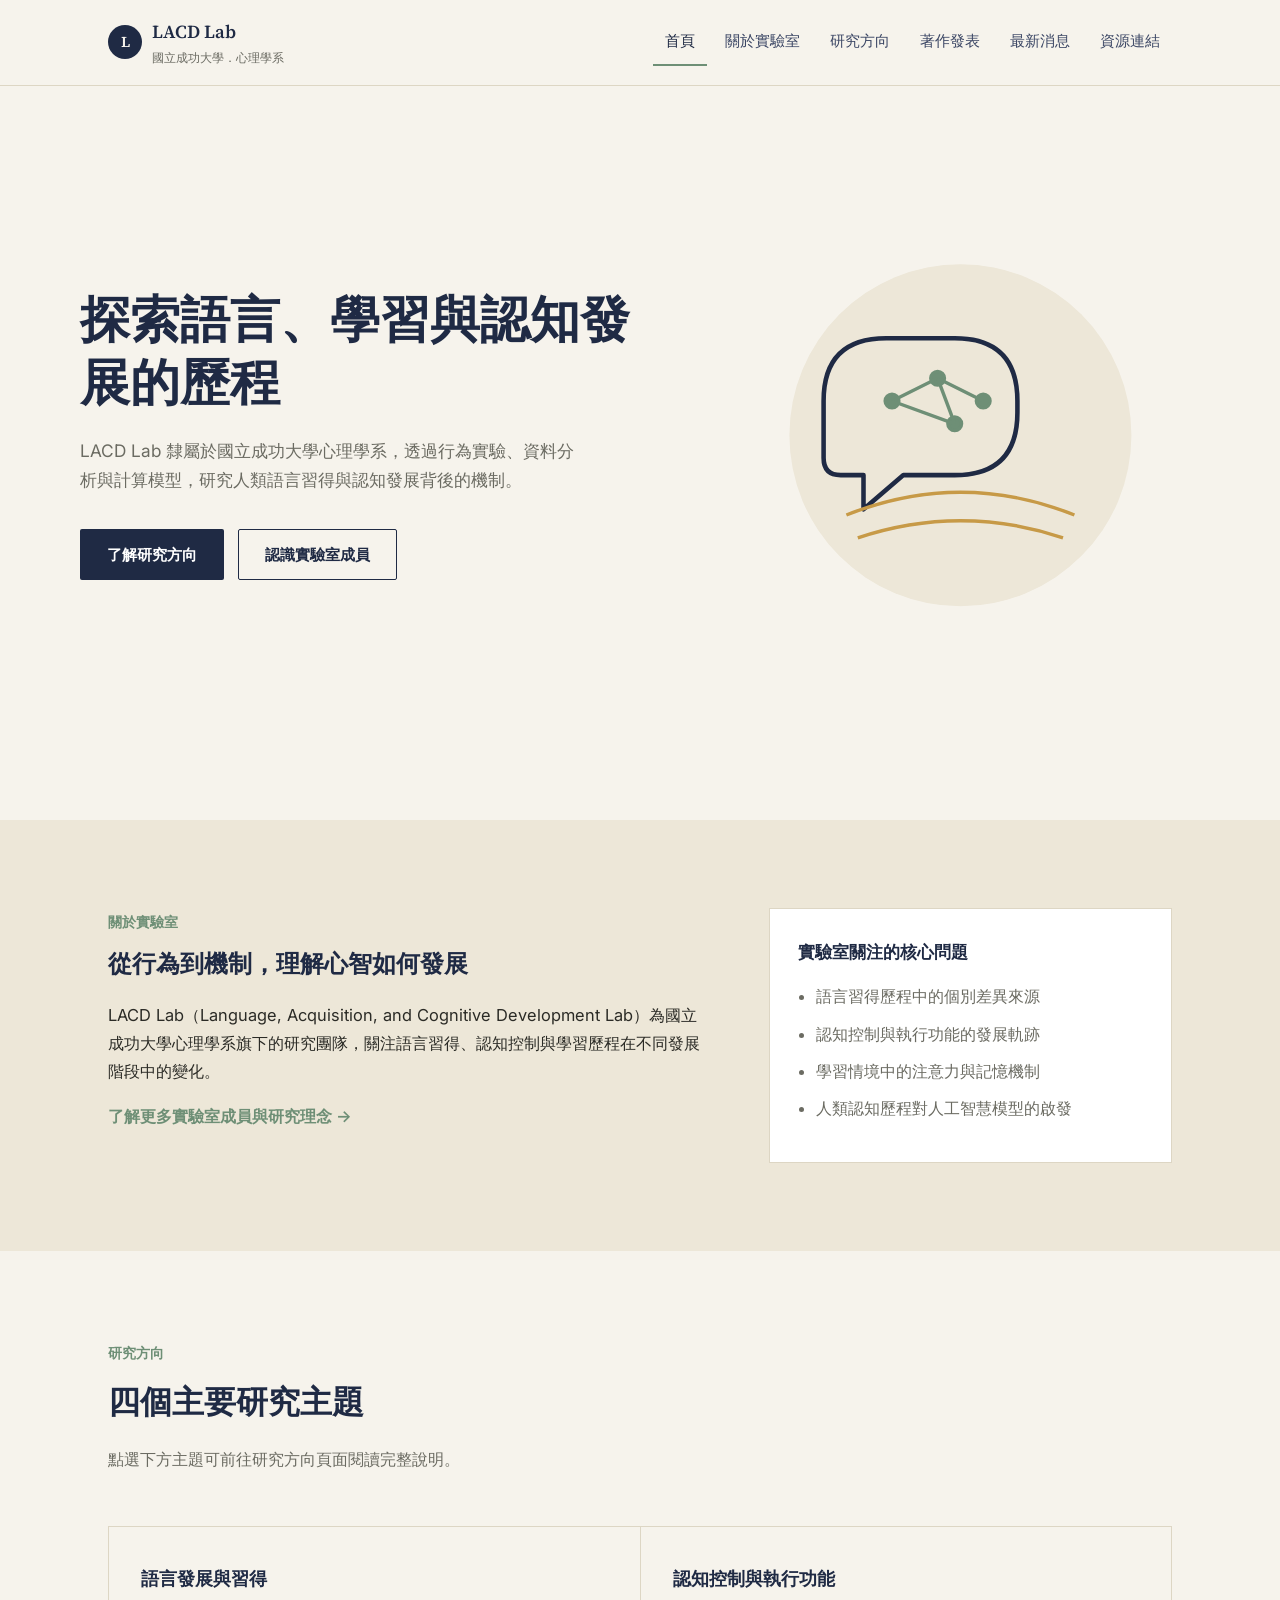
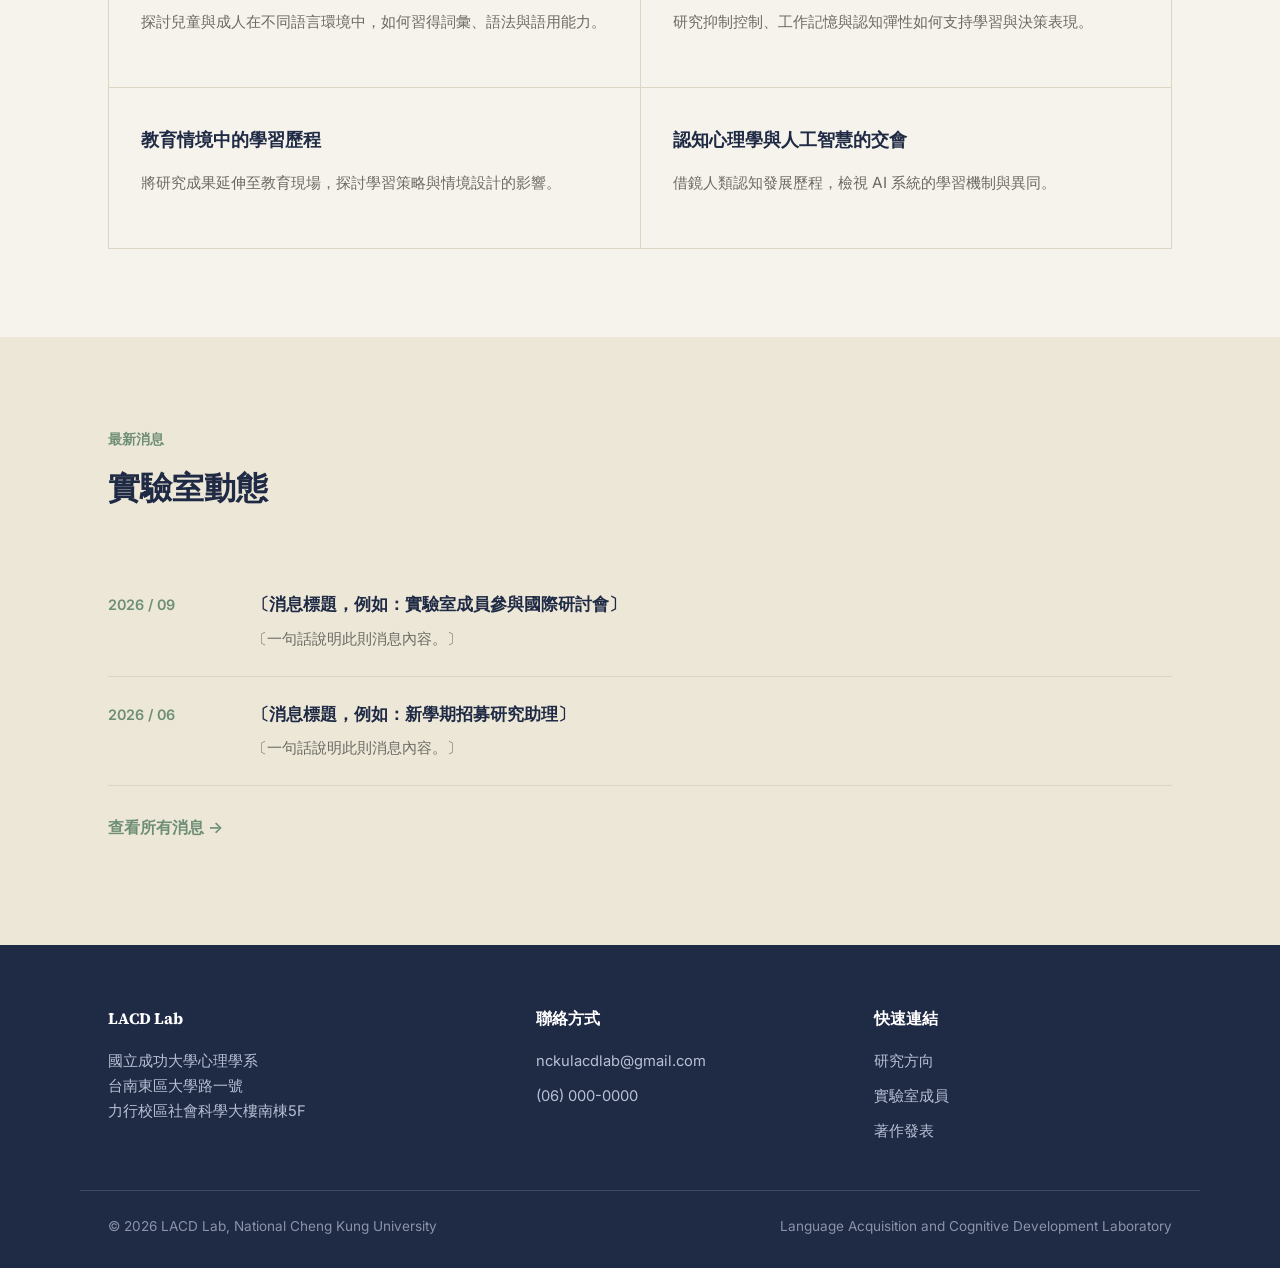
<file: index.html>
<!DOCTYPE html>
<html lang="zh-Hant">
<head>
<meta charset="UTF-8">
<meta name="viewport" content="width=device-width, initial-scale=1.0">
<title>LACD Lab｜國立成功大學 心理學系</title>
<meta name="description" content="LACD Lab（語言、習得與認知發展實驗室）— 國立成功大學心理學系">
<link rel="preconnect" href="https://fonts.googleapis.com">
<link rel="preconnect" href="https://fonts.gstatic.com" crossorigin>
<link href="https://fonts.googleapis.com/css2?family=Source+Serif+4:opsz,wght@8..60,400;8..60,500;8..60,600;8..60,700&family=Inter:wght@400;500;600;700&display=swap" rel="stylesheet">
<link rel="stylesheet" href="styles.css">
</head>
<body data-page="home">

<nav class="nav">
  <div class="nav-inner">
    <a href="index.html" class="brand">
      <span class="mark">L</span>
      <span>LACD Lab<span class="sub">國立成功大學．心理學系</span></span>
    </a>
    <button class="nav-toggle" aria-label="開啟選單" aria-expanded="false" id="navToggle"><span></span></button>
    <div class="nav-links" id="navLinks">
      <div class="nav-item" data-page="home"><a href="index.html">首頁</a></div>
      <div class="nav-item has-sub" data-page="our-lab">
        <a href="our-lab.html">關於實驗室</a>
        <div class="submenu">
          <a href="our-lab.html#pi">指導教授</a>
          <a href="our-lab.html#members">研究生與助理</a>
          <a href="our-lab.html#alumni">已畢業成員</a>
        </div>
      </div>
      <div class="nav-item has-sub" data-page="research">
        <a href="research.html">研究方向</a>
        <div class="submenu">
          <a href="research.html#language">語言發展與習得</a>
          <a href="research.html#cognitive-control">認知控制與執行功能</a>
          <a href="research.html#education">教育情境中的學習歷程</a>
          <a href="research.html#ai">認知心理學與人工智慧</a>
        </div>
      </div>
      <div class="nav-item has-sub" data-page="publications">
        <a href="publications.html">著作發表</a>
        <div class="submenu">
          <a href="publications.html#by-year">依年份</a>
          <a href="publications.html#by-type">依類型</a>
        </div>
      </div>
      <div class="nav-item" data-page="news"><a href="news.html">最新消息</a></div>
      <div class="nav-item has-sub" data-page="links">
        <a href="links.html">資源連結</a>
        <div class="submenu">
          <a href="links.html#collaborators">合作單位</a>
          <a href="links.html#resources">研究資源</a>
        </div>
      </div>
    </div>
  </div>
</nav>

<header class="section" style="padding-top:64px;">
  <div class="container hero">
    <div>
      <h1>探索語言、學習與認知發展的歷程</h1>
      <p class="tagline">LACD Lab 隸屬於國立成功大學心理學系，透過行為實驗、資料分析與計算模型，研究人類語言習得與認知發展背後的機制。</p>
      <div class="cta-row">
        <a href="research.html" class="btn btn-primary">了解研究方向</a>
        <a href="our-lab.html" class="btn btn-outline">認識實驗室成員</a>
      </div>
    </div>
    <svg class="hero-art" viewBox="0 0 420 360" xmlns="http://www.w3.org/2000/svg" role="img" aria-label="語言與認知發展意象插圖">
      <circle cx="210" cy="180" r="150" fill="var(--bg-alt)"/>
      <path d="M90 150 q0 -55 55 -55 h60 q55 0 55 55 v10 q0 55 -55 55 h-45 l-35 30 v-30 h-20 q-15 0 -15 -15 z"
            fill="none" stroke="var(--ink)" stroke-width="4" stroke-linejoin="round"/>
      <g stroke="var(--accent)" stroke-width="3" fill="var(--accent)">
        <circle cx="150" cy="150" r="6"/><circle cx="190" cy="130" r="6"/>
        <circle cx="230" cy="150" r="6"/><circle cx="205" cy="170" r="6"/>
        <line x1="150" y1="150" x2="190" y2="130"/><line x1="190" y1="130" x2="230" y2="150"/>
        <line x1="190" y1="130" x2="205" y2="170"/><line x1="150" y1="150" x2="205" y2="170"/>
      </g>
      <g stroke="var(--accent-2)" stroke-width="3" fill="none">
        <path d="M110 250 q100 -40 200 0"/><path d="M120 270 q90 -30 180 0"/>
      </g>
    </svg>
  </div>
</header>

<section class="section section-alt">
  <div class="container about-grid">
    <div>
      <span class="eyebrow">關於實驗室</span>
      <h2>從行為到機制，理解心智如何發展</h2>
      <p>LACD Lab（Language, Acquisition, and Cognitive Development Lab）為國立成功大學心理學系旗下的研究團隊，關注語言習得、認知控制與學習歷程在不同發展階段中的變化。</p>
      <p><a href="our-lab.html" style="color:var(--accent); font-weight:600;">了解更多實驗室成員與研究理念 →</a></p>
    </div>
    <div class="focus-box">
      <h3>實驗室關注的核心問題</h3>
      <ul>
        <li>語言習得歷程中的個別差異來源</li>
        <li>認知控制與執行功能的發展軌跡</li>
        <li>學習情境中的注意力與記憶機制</li>
        <li>人類認知歷程對人工智慧模型的啟發</li>
      </ul>
    </div>
  </div>
</section>

<section class="section">
  <div class="container">
    <div class="section-head">
      <span class="eyebrow">研究方向</span>
      <h2>四個主要研究主題</h2>
      <p>點選下方主題可前往研究方向頁面閱讀完整說明。</p>
    </div>
    <div class="research-grid">
      <a class="research-card" href="research.html#language" style="color:inherit;">
        <h3>語言發展與習得</h3>
        <p>探討兒童與成人在不同語言環境中，如何習得詞彙、語法與語用能力。</p>
      </a>
      <a class="research-card" href="research.html#cognitive-control" style="color:inherit;">
        <h3>認知控制與執行功能</h3>
        <p>研究抑制控制、工作記憶與認知彈性如何支持學習與決策表現。</p>
      </a>
      <a class="research-card" href="research.html#education" style="color:inherit;">
        <h3>教育情境中的學習歷程</h3>
        <p>將研究成果延伸至教育現場，探討學習策略與情境設計的影響。</p>
      </a>
      <a class="research-card" href="research.html#ai" style="color:inherit;">
        <h3>認知心理學與人工智慧的交會</h3>
        <p>借鏡人類認知發展歷程，檢視 AI 系統的學習機制與異同。</p>
      </a>
    </div>
  </div>
</section>

<section class="section section-alt">
  <div class="container">
    <div class="section-head">
      <span class="eyebrow">最新消息</span>
      <h2>實驗室動態</h2>
    </div>
    <div class="news-list">
      <div class="news-item">
        <div class="date">2026 / 09</div>
        <div><h4>〔消息標題，例如：實驗室成員參與國際研討會〕</h4><p>〔一句話說明此則消息內容。〕</p></div>
      </div>
      <div class="news-item">
        <div class="date">2026 / 06</div>
        <div><h4>〔消息標題，例如：新學期招募研究助理〕</h4><p>〔一句話說明此則消息內容。〕</p></div>
      </div>
    </div>
    <p style="margin-top:28px;"><a href="news.html" style="color:var(--accent); font-weight:600;">查看所有消息 →</a></p>
  </div>
</section>

<footer id="contact">
  <div class="container footer-grid">
    <div>
      <h4>LACD Lab</h4>
      <p>國立成功大學心理學系<br>台南東區大學路一號<br>力行校區社會科學大樓南棟5F</p>
    </div>
    <div>
      <h4>聯絡方式</h4>
      <a href="mailto:nckulacdlab@gmail.com">nckulacdlab@gmail.com</a>
      <a href="tel:+886-6-0000000">(06) 000-0000</a>
    </div>
    <div>
      <h4>快速連結</h4>
      <a href="research.html">研究方向</a>
      <a href="our-lab.html">實驗室成員</a>
      <a href="publications.html">著作發表</a>
    </div>
  </div>
  <div class="container footer-bottom">
    <span>© 2026 LACD Lab, National Cheng Kung University</span>
    <span>Language Acquisition and Cognitive Development Laboratory</span>
  </div>
</footer>

<script src="script.js"></script>
</body>
</html>
</file>
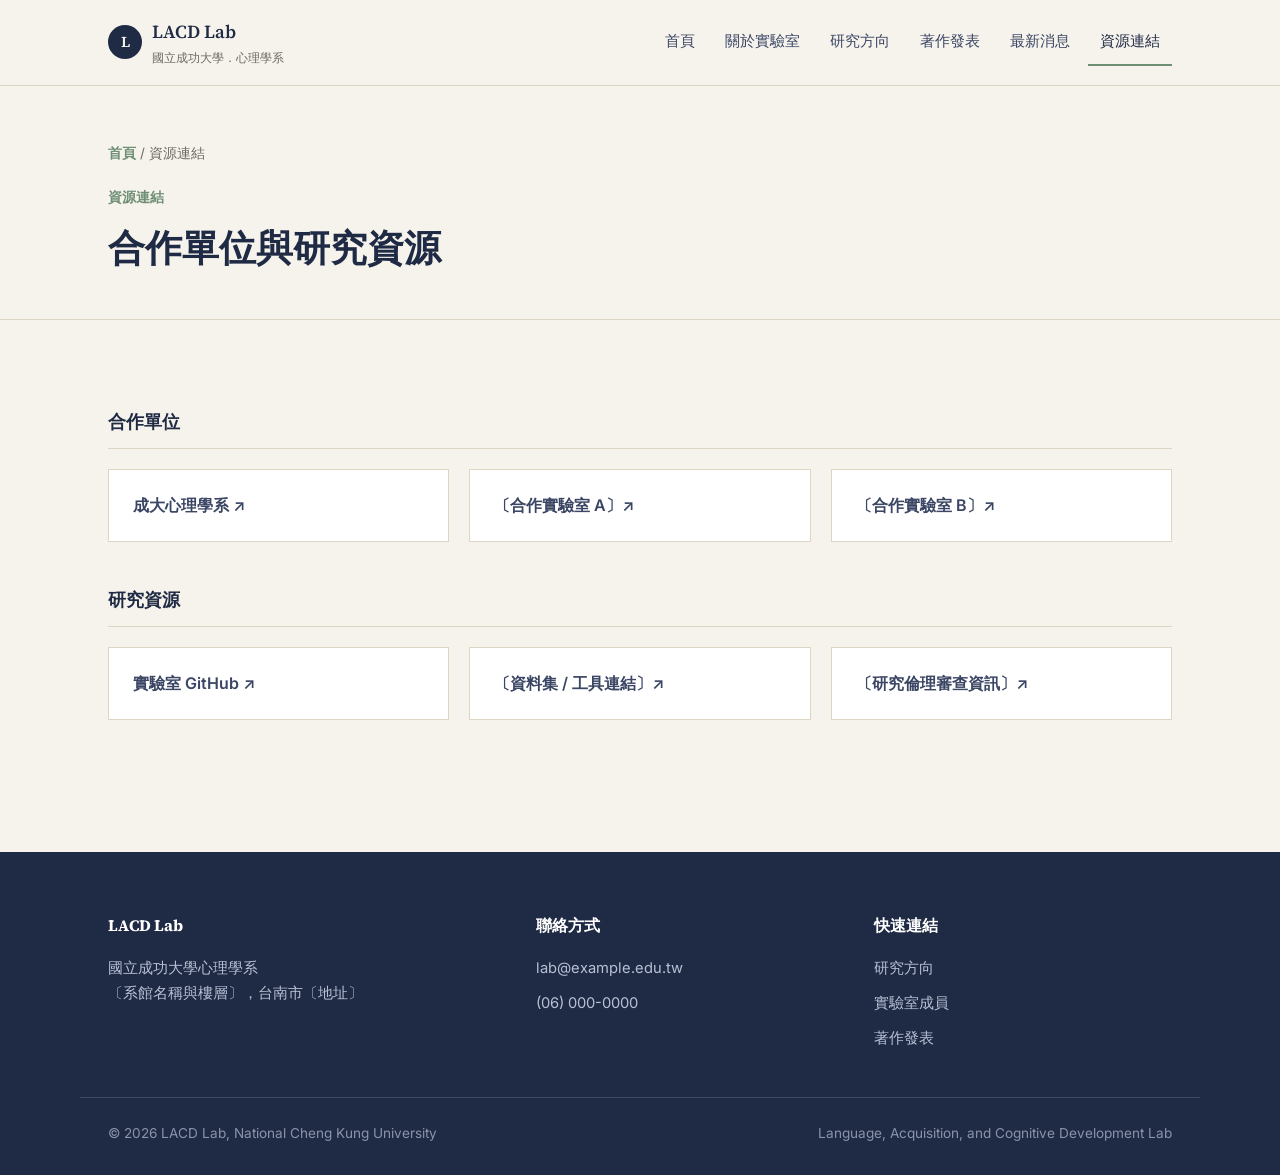
<file: links.html>
<!DOCTYPE html>
<html lang="zh-Hant">
<head>
<meta charset="UTF-8">
<meta name="viewport" content="width=device-width, initial-scale=1.0">
<title>資源連結｜LACD Lab</title>
<link rel="preconnect" href="https://fonts.googleapis.com">
<link rel="preconnect" href="https://fonts.gstatic.com" crossorigin>
<link href="https://fonts.googleapis.com/css2?family=Source+Serif+4:opsz,wght@8..60,400;8..60,500;8..60,600;8..60,700&family=Inter:wght@400;500;600;700&display=swap" rel="stylesheet">
<link rel="stylesheet" href="styles.css">
</head>
<body data-page="links">

<nav class="nav">
  <div class="nav-inner">
    <a href="index.html" class="brand">
      <span class="mark">L</span>
      <span>LACD Lab<span class="sub">國立成功大學．心理學系</span></span>
    </a>
    <button class="nav-toggle" aria-label="開啟選單" aria-expanded="false" id="navToggle"><span></span></button>
    <div class="nav-links" id="navLinks">
      <div class="nav-item" data-page="home"><a href="index.html">首頁</a></div>
      <div class="nav-item has-sub" data-page="our-lab">
        <a href="our-lab.html">關於實驗室</a>
        <div class="submenu">
          <a href="our-lab.html#pi">指導教授</a>
          <a href="our-lab.html#members">研究生與助理</a>
          <a href="our-lab.html#alumni">已畢業成員</a>
        </div>
      </div>
      <div class="nav-item has-sub" data-page="research">
        <a href="research.html">研究方向</a>
        <div class="submenu">
          <a href="research.html#language">語言發展與習得</a>
          <a href="research.html#cognitive-control">認知控制與執行功能</a>
          <a href="research.html#education">教育情境中的學習歷程</a>
          <a href="research.html#ai">認知心理學與人工智慧</a>
        </div>
      </div>
      <div class="nav-item has-sub" data-page="publications">
        <a href="publications.html">著作發表</a>
        <div class="submenu">
          <a href="publications.html#by-year">依年份</a>
          <a href="publications.html#by-type">依類型</a>
        </div>
      </div>
      <div class="nav-item" data-page="news"><a href="news.html">最新消息</a></div>
      <div class="nav-item has-sub" data-page="links">
        <a href="links.html">資源連結</a>
        <div class="submenu">
          <a href="links.html#collaborators">合作單位</a>
          <a href="links.html#resources">研究資源</a>
        </div>
      </div>
    </div>
  </div>
</nav>

<div class="page-header">
  <div class="container">
    <div class="breadcrumb"><a href="index.html">首頁</a> / 資源連結</div>
    <span class="eyebrow">資源連結</span>
    <h1>合作單位與研究資源</h1>
  </div>
</div>

<section class="section" id="collaborators">
  <div class="container">
    <div class="link-section">
      <h3>合作單位</h3>
      <div class="link-grid">
        <a class="link-card" href="https://www.psy.ncku.edu.tw/" target="_blank" rel="noopener">成大心理學系 ↗</a>
        <a class="link-card" href="#" target="_blank" rel="noopener">〔合作實驗室 A〕↗</a>
        <a class="link-card" href="#" target="_blank" rel="noopener">〔合作實驗室 B〕↗</a>
      </div>
    </div>

    <div class="link-section" id="resources">
      <h3>研究資源</h3>
      <div class="link-grid">
        <a class="link-card" href="#" target="_blank" rel="noopener">實驗室 GitHub ↗</a>
        <a class="link-card" href="#" target="_blank" rel="noopener">〔資料集 / 工具連結〕↗</a>
        <a class="link-card" href="#" target="_blank" rel="noopener">〔研究倫理審查資訊〕↗</a>
      </div>
    </div>
  </div>
</section>

<footer id="contact">
  <div class="container footer-grid">
    <div>
      <h4>LACD Lab</h4>
      <p>國立成功大學心理學系<br>〔系館名稱與樓層〕，台南市〔地址〕</p>
    </div>
    <div>
      <h4>聯絡方式</h4>
      <a href="mailto:lab@example.edu.tw">lab@example.edu.tw</a>
      <a href="tel:+886-6-0000000">(06) 000-0000</a>
    </div>
    <div>
      <h4>快速連結</h4>
      <a href="research.html">研究方向</a>
      <a href="our-lab.html">實驗室成員</a>
      <a href="publications.html">著作發表</a>
    </div>
  </div>
  <div class="container footer-bottom">
    <span>© 2026 LACD Lab, National Cheng Kung University</span>
    <span>Language, Acquisition, and Cognitive Development Lab</span>
  </div>
</footer>

<script src="script.js"></script>
</body>
</html>
</file>
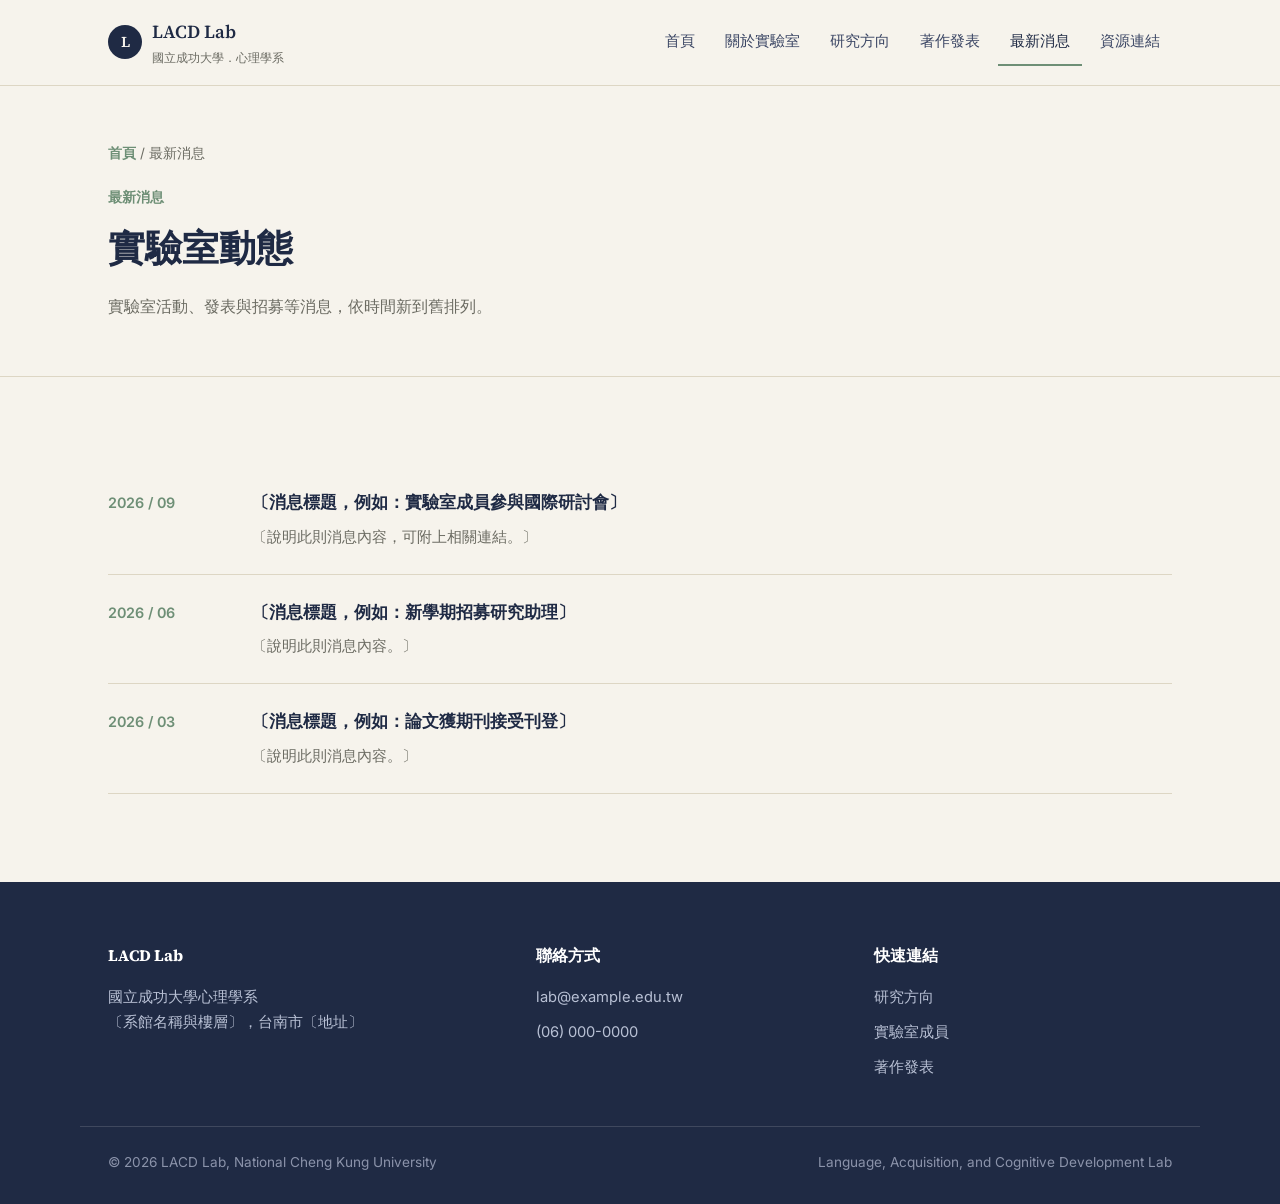
<file: news.html>
<!DOCTYPE html>
<html lang="zh-Hant">
<head>
<meta charset="UTF-8">
<meta name="viewport" content="width=device-width, initial-scale=1.0">
<title>最新消息｜LACD Lab</title>
<link rel="preconnect" href="https://fonts.googleapis.com">
<link rel="preconnect" href="https://fonts.gstatic.com" crossorigin>
<link href="https://fonts.googleapis.com/css2?family=Source+Serif+4:opsz,wght@8..60,400;8..60,500;8..60,600;8..60,700&family=Inter:wght@400;500;600;700&display=swap" rel="stylesheet">
<link rel="stylesheet" href="styles.css">
</head>
<body data-page="news">

<nav class="nav">
  <div class="nav-inner">
    <a href="index.html" class="brand">
      <span class="mark">L</span>
      <span>LACD Lab<span class="sub">國立成功大學．心理學系</span></span>
    </a>
    <button class="nav-toggle" aria-label="開啟選單" aria-expanded="false" id="navToggle"><span></span></button>
    <div class="nav-links" id="navLinks">
      <div class="nav-item" data-page="home"><a href="index.html">首頁</a></div>
      <div class="nav-item has-sub" data-page="our-lab">
        <a href="our-lab.html">關於實驗室</a>
        <div class="submenu">
          <a href="our-lab.html#pi">指導教授</a>
          <a href="our-lab.html#members">研究生與助理</a>
          <a href="our-lab.html#alumni">已畢業成員</a>
        </div>
      </div>
      <div class="nav-item has-sub" data-page="research">
        <a href="research.html">研究方向</a>
        <div class="submenu">
          <a href="research.html#language">語言發展與習得</a>
          <a href="research.html#cognitive-control">認知控制與執行功能</a>
          <a href="research.html#education">教育情境中的學習歷程</a>
          <a href="research.html#ai">認知心理學與人工智慧</a>
        </div>
      </div>
      <div class="nav-item has-sub" data-page="publications">
        <a href="publications.html">著作發表</a>
        <div class="submenu">
          <a href="publications.html#by-year">依年份</a>
          <a href="publications.html#by-type">依類型</a>
        </div>
      </div>
      <div class="nav-item" data-page="news"><a href="news.html">最新消息</a></div>
      <div class="nav-item has-sub" data-page="links">
        <a href="links.html">資源連結</a>
        <div class="submenu">
          <a href="links.html#collaborators">合作單位</a>
          <a href="links.html#resources">研究資源</a>
        </div>
      </div>
    </div>
  </div>
</nav>

<div class="page-header">
  <div class="container">
    <div class="breadcrumb"><a href="index.html">首頁</a> / 最新消息</div>
    <span class="eyebrow">最新消息</span>
    <h1>實驗室動態</h1>
    <p>實驗室活動、發表與招募等消息，依時間新到舊排列。</p>
  </div>
</div>

<section class="section">
  <div class="container">
    <div class="news-list">
      <div class="news-item">
        <div class="date">2026 / 09</div>
        <div><h4>〔消息標題，例如：實驗室成員參與國際研討會〕</h4><p>〔說明此則消息內容，可附上相關連結。〕</p></div>
      </div>
      <div class="news-item">
        <div class="date">2026 / 06</div>
        <div><h4>〔消息標題，例如：新學期招募研究助理〕</h4><p>〔說明此則消息內容。〕</p></div>
      </div>
      <div class="news-item">
        <div class="date">2026 / 03</div>
        <div><h4>〔消息標題，例如：論文獲期刊接受刊登〕</h4><p>〔說明此則消息內容。〕</p></div>
      </div>
    </div>
  </div>
</section>

<footer id="contact">
  <div class="container footer-grid">
    <div>
      <h4>LACD Lab</h4>
      <p>國立成功大學心理學系<br>〔系館名稱與樓層〕，台南市〔地址〕</p>
    </div>
    <div>
      <h4>聯絡方式</h4>
      <a href="mailto:lab@example.edu.tw">lab@example.edu.tw</a>
      <a href="tel:+886-6-0000000">(06) 000-0000</a>
    </div>
    <div>
      <h4>快速連結</h4>
      <a href="research.html">研究方向</a>
      <a href="our-lab.html">實驗室成員</a>
      <a href="publications.html">著作發表</a>
    </div>
  </div>
  <div class="container footer-bottom">
    <span>© 2026 LACD Lab, National Cheng Kung University</span>
    <span>Language, Acquisition, and Cognitive Development Lab</span>
  </div>
</footer>

<script src="script.js"></script>
</body>
</html>
</file>
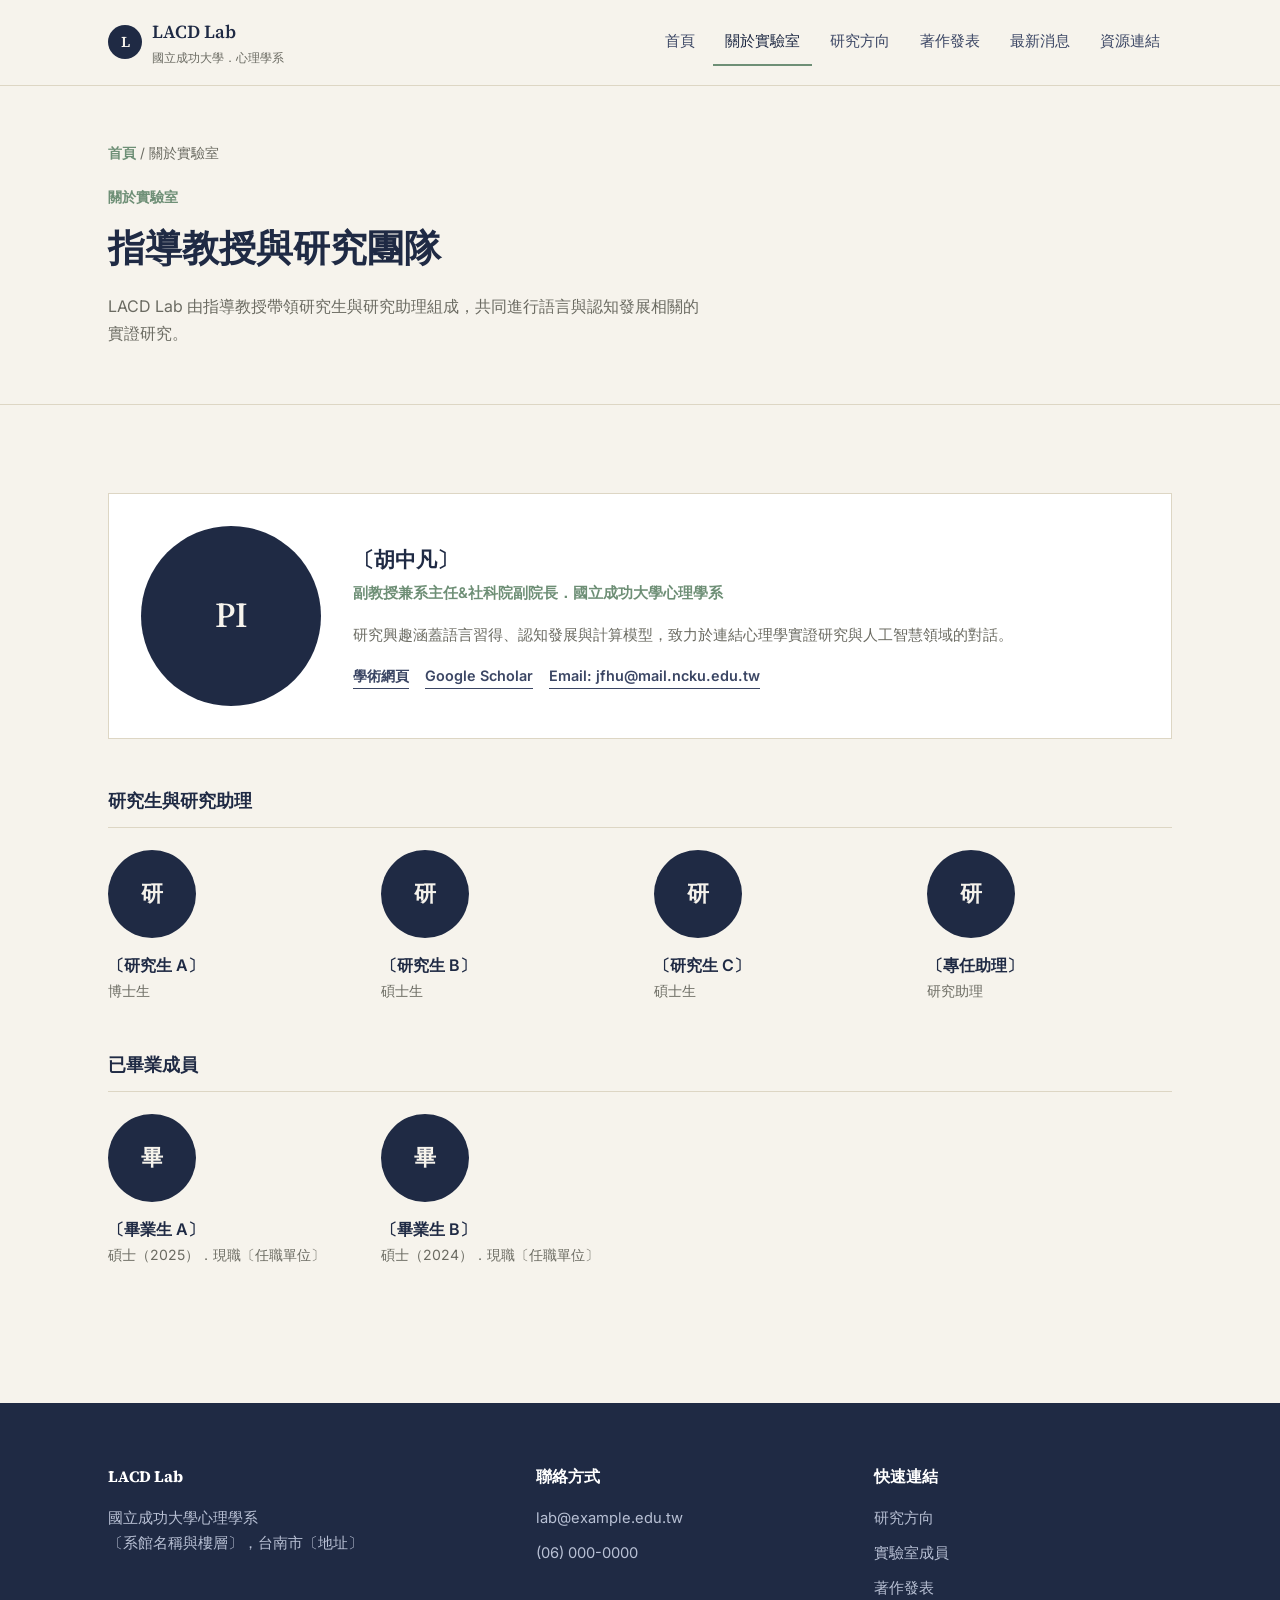
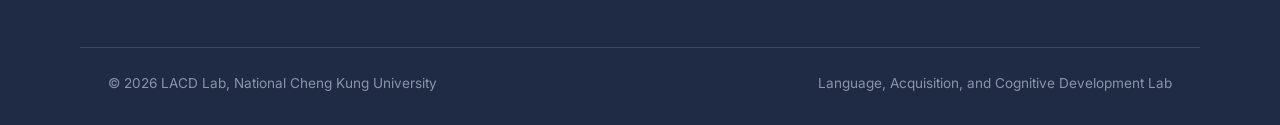
<file: our-lab.html>
<!DOCTYPE html>
<html lang="zh-Hant">
<head>
<meta charset="UTF-8">
<meta name="viewport" content="width=device-width, initial-scale=1.0">
<title>關於實驗室｜LACD Lab</title>
<link rel="preconnect" href="https://fonts.googleapis.com">
<link rel="preconnect" href="https://fonts.gstatic.com" crossorigin>
<link href="https://fonts.googleapis.com/css2?family=Source+Serif+4:opsz,wght@8..60,400;8..60,500;8..60,600;8..60,700&family=Inter:wght@400;500;600;700&display=swap" rel="stylesheet">
<link rel="stylesheet" href="styles.css">
</head>
<body data-page="our-lab">

<nav class="nav">
  <div class="nav-inner">
    <a href="index.html" class="brand">
      <span class="mark">L</span>
      <span>LACD Lab<span class="sub">國立成功大學．心理學系</span></span>
    </a>
    <button class="nav-toggle" aria-label="開啟選單" aria-expanded="false" id="navToggle"><span></span></button>
    <div class="nav-links" id="navLinks">
      <div class="nav-item" data-page="home"><a href="index.html">首頁</a></div>
      <div class="nav-item has-sub" data-page="our-lab">
        <a href="our-lab.html">關於實驗室</a>
        <div class="submenu">
          <a href="our-lab.html#pi">指導教授</a>
          <a href="our-lab.html#members">研究生與助理</a>
          <a href="our-lab.html#alumni">已畢業成員</a>
        </div>
      </div>
      <div class="nav-item has-sub" data-page="research">
        <a href="research.html">研究方向</a>
        <div class="submenu">
          <a href="research.html#language">語言發展與習得</a>
          <a href="research.html#cognitive-control">認知控制與執行功能</a>
          <a href="research.html#education">教育情境中的學習歷程</a>
          <a href="research.html#ai">認知心理學與人工智慧</a>
        </div>
      </div>
      <div class="nav-item has-sub" data-page="publications">
        <a href="publications.html">著作發表</a>
        <div class="submenu">
          <a href="publications.html#by-year">依年份</a>
          <a href="publications.html#by-type">依類型</a>
        </div>
      </div>
      <div class="nav-item" data-page="news"><a href="news.html">最新消息</a></div>
      <div class="nav-item has-sub" data-page="links">
        <a href="links.html">資源連結</a>
        <div class="submenu">
          <a href="links.html#collaborators">合作單位</a>
          <a href="links.html#resources">研究資源</a>
        </div>
      </div>
    </div>
  </div>
</nav>

<div class="page-header">
  <div class="container">
    <div class="breadcrumb"><a href="index.html">首頁</a> / 關於實驗室</div>
    <span class="eyebrow">關於實驗室</span>
    <h1>指導教授與研究團隊</h1>
    <p>LACD Lab 由指導教授帶領研究生與研究助理組成，共同進行語言與認知發展相關的實證研究。</p>
  </div>
</div>

<section class="section" id="pi">
  <div class="container">
    <div class="pi-card">
      <div class="avatar">PI</div>
      <div>
        <h3>〔胡中凡〕</h3>
        <div class="role">副教授兼系主任&社科院副院長．國立成功大學心理學系</div>
        <p>研究興趣涵蓋語言習得、認知發展與計算模型，致力於連結心理學實證研究與人工智慧領域的對話。</p>
        <div class="pi-links">
          <a href="#">學術網頁</a>
          <a href="#">Google Scholar</a>
          <a href="mailto:jfhu@mail.ncku.edu.tw">Email:
            jfhu@mail.ncku.edu.tw
          </a>
        </div>
      </div>
    </div>

    <div class="member-group" id="members">
      <h3>研究生與研究助理</h3>
      <div class="member-grid">
        <div class="member"><div class="avatar sm">研</div><div class="name">〔研究生 A〕</div><div class="role">博士生</div></div>
        <div class="member"><div class="avatar sm">研</div><div class="name">〔研究生 B〕</div><div class="role">碩士生</div></div>
        <div class="member"><div class="avatar sm">研</div><div class="name">〔研究生 C〕</div><div class="role">碩士生</div></div>
        <div class="member"><div class="avatar sm">研</div><div class="name">〔專任助理〕</div><div class="role">研究助理</div></div>
      </div>
    </div>

    <div class="member-group" id="alumni">
      <h3>已畢業成員</h3>
      <div class="member-grid">
        <div class="member"><div class="avatar sm">畢</div><div class="name">〔畢業生 A〕</div><div class="role">碩士（2025）．現職〔任職單位〕</div></div>
        <div class="member"><div class="avatar sm">畢</div><div class="name">〔畢業生 B〕</div><div class="role">碩士（2024）．現職〔任職單位〕</div></div>
      </div>
    </div>
  </div>
</section>

<footer id="contact">
  <div class="container footer-grid">
    <div>
      <h4>LACD Lab</h4>
      <p>國立成功大學心理學系<br>〔系館名稱與樓層〕，台南市〔地址〕</p>
    </div>
    <div>
      <h4>聯絡方式</h4>
      <a href="mailto:lab@example.edu.tw">lab@example.edu.tw</a>
      <a href="tel:+886-6-0000000">(06) 000-0000</a>
    </div>
    <div>
      <h4>快速連結</h4>
      <a href="research.html">研究方向</a>
      <a href="our-lab.html">實驗室成員</a>
      <a href="publications.html">著作發表</a>
    </div>
  </div>
  <div class="container footer-bottom">
    <span>© 2026 LACD Lab, National Cheng Kung University</span>
    <span>Language, Acquisition, and Cognitive Development Lab</span>
  </div>
</footer>

<script src="script.js"></script>
</body>
</html>
</file>
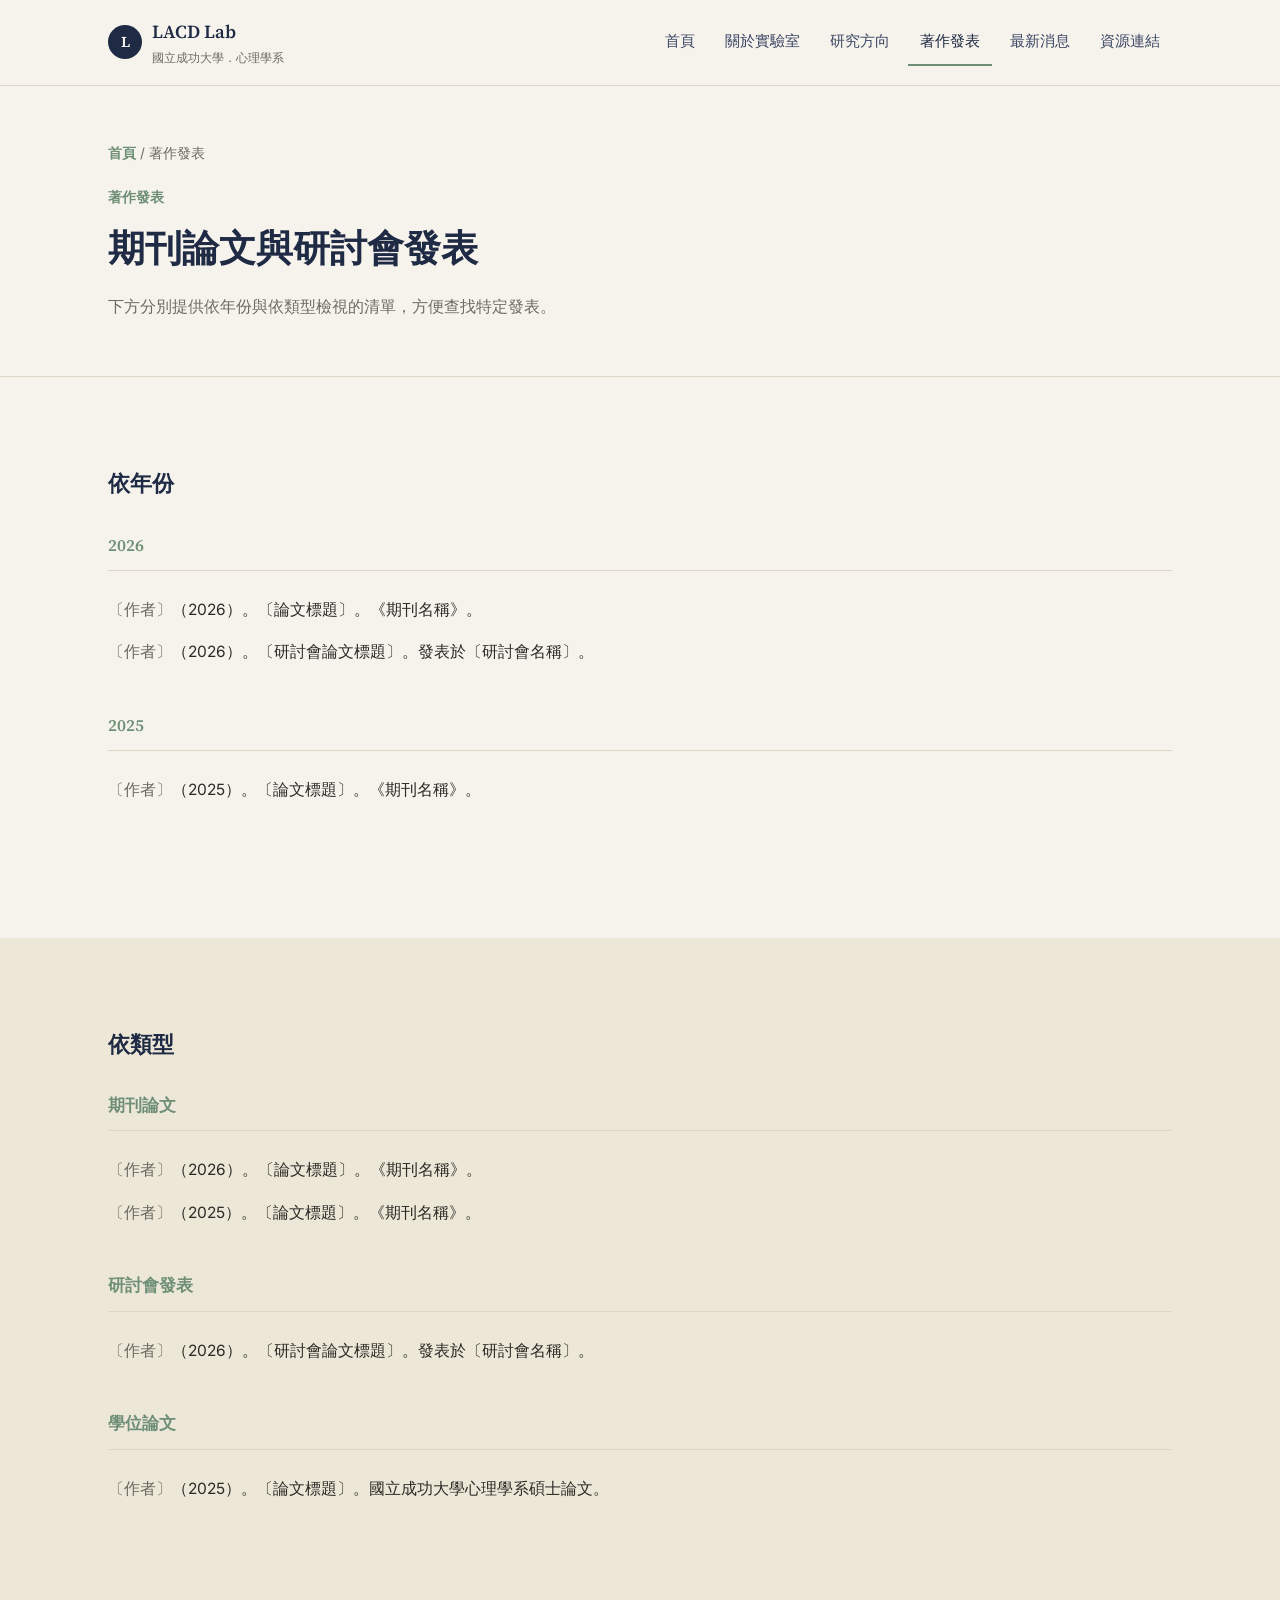
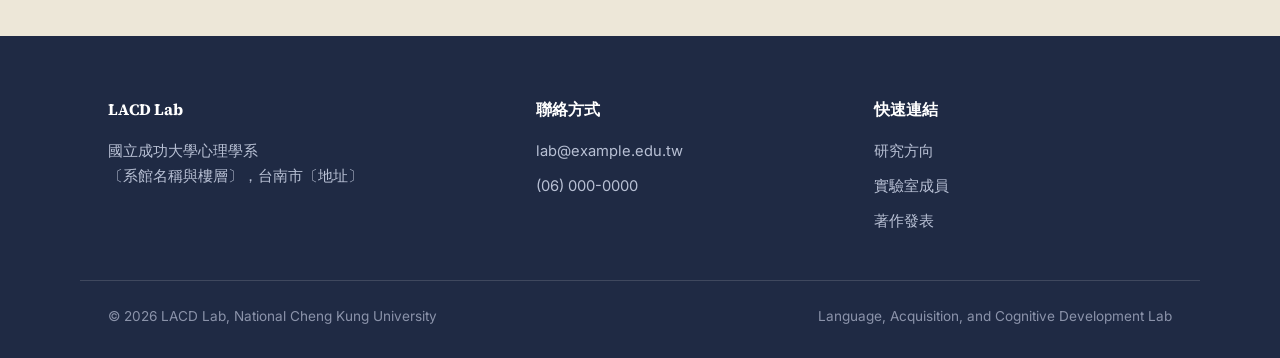
<file: publications.html>
<!DOCTYPE html>
<html lang="zh-Hant">
<head>
<meta charset="UTF-8">
<meta name="viewport" content="width=device-width, initial-scale=1.0">
<title>著作發表｜LACD Lab</title>
<link rel="preconnect" href="https://fonts.googleapis.com">
<link rel="preconnect" href="https://fonts.gstatic.com" crossorigin>
<link href="https://fonts.googleapis.com/css2?family=Source+Serif+4:opsz,wght@8..60,400;8..60,500;8..60,600;8..60,700&family=Inter:wght@400;500;600;700&display=swap" rel="stylesheet">
<link rel="stylesheet" href="styles.css">
</head>
<body data-page="publications">

<nav class="nav">
  <div class="nav-inner">
    <a href="index.html" class="brand">
      <span class="mark">L</span>
      <span>LACD Lab<span class="sub">國立成功大學．心理學系</span></span>
    </a>
    <button class="nav-toggle" aria-label="開啟選單" aria-expanded="false" id="navToggle"><span></span></button>
    <div class="nav-links" id="navLinks">
      <div class="nav-item" data-page="home"><a href="index.html">首頁</a></div>
      <div class="nav-item has-sub" data-page="our-lab">
        <a href="our-lab.html">關於實驗室</a>
        <div class="submenu">
          <a href="our-lab.html#pi">指導教授</a>
          <a href="our-lab.html#members">研究生與助理</a>
          <a href="our-lab.html#alumni">已畢業成員</a>
        </div>
      </div>
      <div class="nav-item has-sub" data-page="research">
        <a href="research.html">研究方向</a>
        <div class="submenu">
          <a href="research.html#language">語言發展與習得</a>
          <a href="research.html#cognitive-control">認知控制與執行功能</a>
          <a href="research.html#education">教育情境中的學習歷程</a>
          <a href="research.html#ai">認知心理學與人工智慧</a>
        </div>
      </div>
      <div class="nav-item has-sub" data-page="publications">
        <a href="publications.html">著作發表</a>
        <div class="submenu">
          <a href="publications.html#by-year">依年份</a>
          <a href="publications.html#by-type">依類型</a>
        </div>
      </div>
      <div class="nav-item" data-page="news"><a href="news.html">最新消息</a></div>
      <div class="nav-item has-sub" data-page="links">
        <a href="links.html">資源連結</a>
        <div class="submenu">
          <a href="links.html#collaborators">合作單位</a>
          <a href="links.html#resources">研究資源</a>
        </div>
      </div>
    </div>
  </div>
</nav>

<div class="page-header">
  <div class="container">
    <div class="breadcrumb"><a href="index.html">首頁</a> / 著作發表</div>
    <span class="eyebrow">著作發表</span>
    <h1>期刊論文與研討會發表</h1>
    <p>下方分別提供依年份與依類型檢視的清單，方便查找特定發表。</p>
  </div>
</div>

<section class="section" id="by-year">
  <div class="container">
    <h2 style="font-size:1.4rem; margin-bottom:28px;">依年份</h2>

    <div class="pub-year">
      <h3>2026</h3>
      <div class="pub-entry"><span class="authors">〔作者〕</span>（2026）。〔論文標題〕。《期刊名稱》。</div>
      <div class="pub-entry"><span class="authors">〔作者〕</span>（2026）。〔研討會論文標題〕。發表於〔研討會名稱〕。</div>
    </div>
    <div class="pub-year">
      <h3>2025</h3>
      <div class="pub-entry"><span class="authors">〔作者〕</span>（2025）。〔論文標題〕。《期刊名稱》。</div>
    </div>
  </div>
</section>

<section class="section section-alt" id="by-type">
  <div class="container">
    <h2 style="font-size:1.4rem; margin-bottom:28px;">依類型</h2>

    <div class="pub-year">
      <h3>期刊論文</h3>
      <div class="pub-entry"><span class="authors">〔作者〕</span>（2026）。〔論文標題〕。《期刊名稱》。</div>
      <div class="pub-entry"><span class="authors">〔作者〕</span>（2025）。〔論文標題〕。《期刊名稱》。</div>
    </div>
    <div class="pub-year">
      <h3>研討會發表</h3>
      <div class="pub-entry"><span class="authors">〔作者〕</span>（2026）。〔研討會論文標題〕。發表於〔研討會名稱〕。</div>
    </div>
    <div class="pub-year">
      <h3>學位論文</h3>
      <div class="pub-entry"><span class="authors">〔作者〕</span>（2025）。〔論文標題〕。國立成功大學心理學系碩士論文。</div>
    </div>
  </div>
</section>

<footer id="contact">
  <div class="container footer-grid">
    <div>
      <h4>LACD Lab</h4>
      <p>國立成功大學心理學系<br>〔系館名稱與樓層〕，台南市〔地址〕</p>
    </div>
    <div>
      <h4>聯絡方式</h4>
      <a href="mailto:lab@example.edu.tw">lab@example.edu.tw</a>
      <a href="tel:+886-6-0000000">(06) 000-0000</a>
    </div>
    <div>
      <h4>快速連結</h4>
      <a href="research.html">研究方向</a>
      <a href="our-lab.html">實驗室成員</a>
      <a href="publications.html">著作發表</a>
    </div>
  </div>
  <div class="container footer-bottom">
    <span>© 2026 LACD Lab, National Cheng Kung University</span>
    <span>Language, Acquisition, and Cognitive Development Lab</span>
  </div>
</footer>

<script src="script.js"></script>
</body>
</html>
</file>
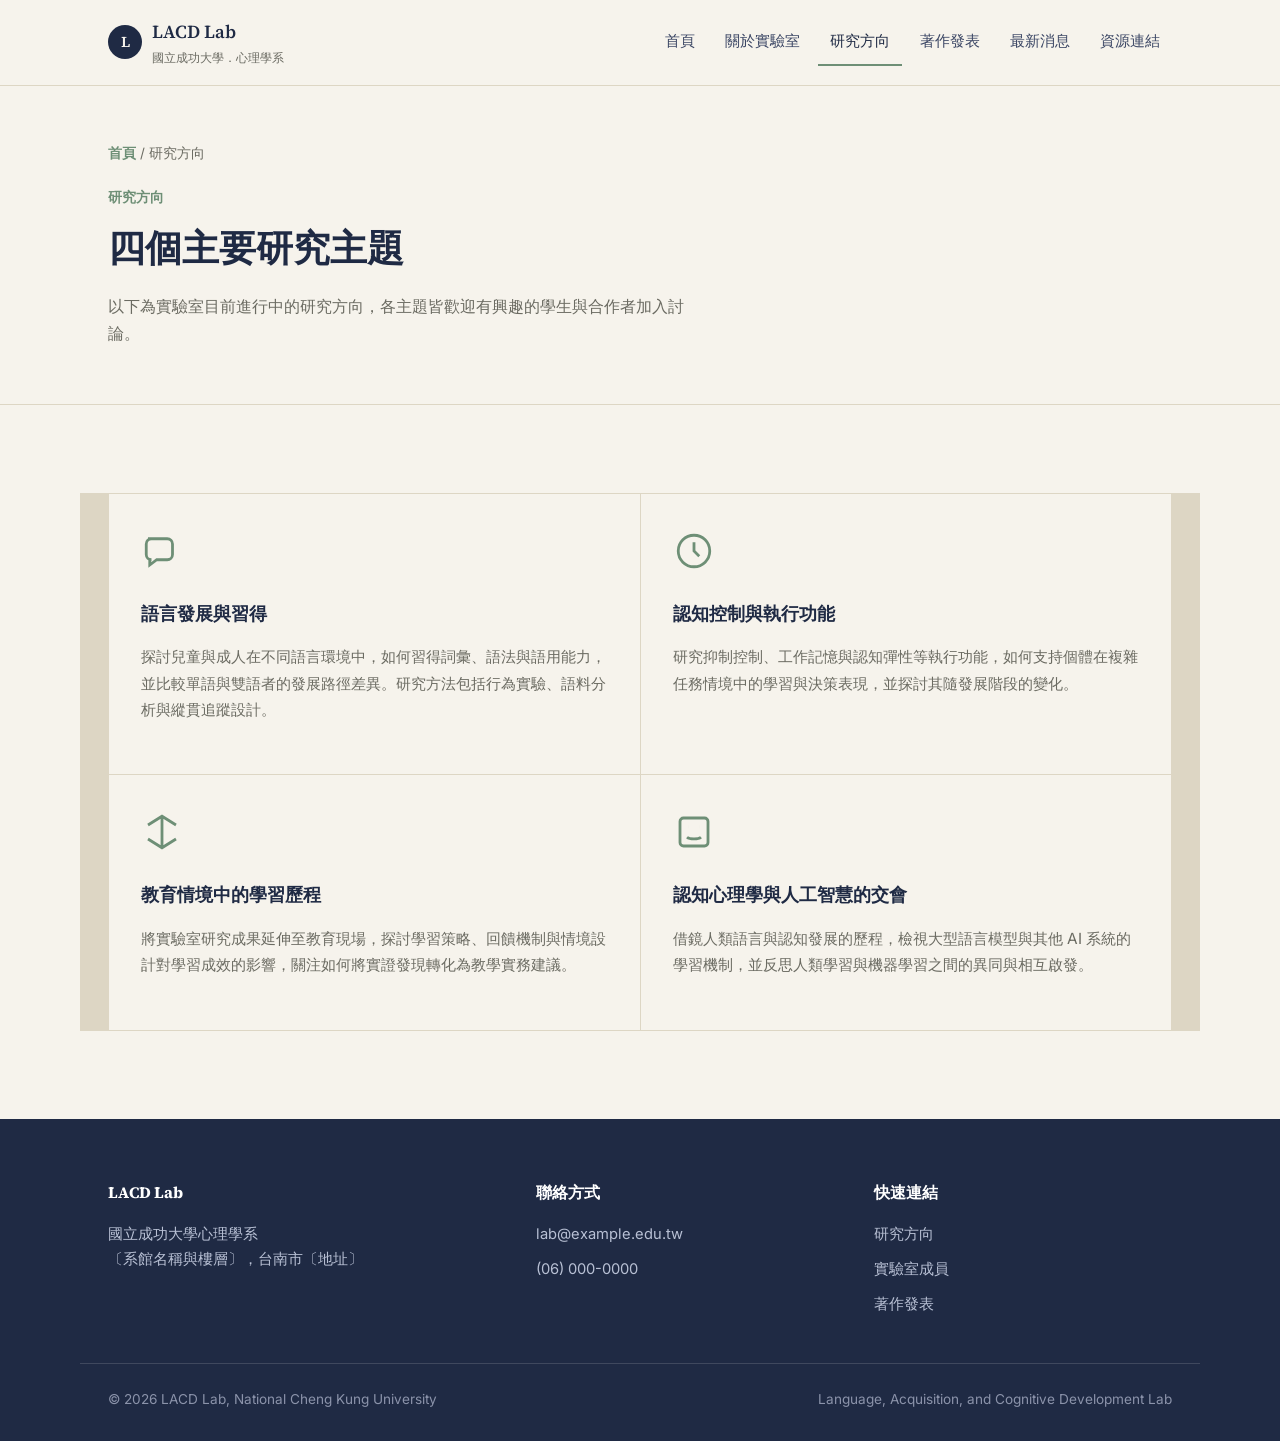
<file: research.html>
<!DOCTYPE html>
<html lang="zh-Hant">
<head>
<meta charset="UTF-8">
<meta name="viewport" content="width=device-width, initial-scale=1.0">
<title>研究方向｜LACD Lab</title>
<link rel="preconnect" href="https://fonts.googleapis.com">
<link rel="preconnect" href="https://fonts.gstatic.com" crossorigin>
<link href="https://fonts.googleapis.com/css2?family=Source+Serif+4:opsz,wght@8..60,400;8..60,500;8..60,600;8..60,700&family=Inter:wght@400;500;600;700&display=swap" rel="stylesheet">
<link rel="stylesheet" href="styles.css">
</head>
<body data-page="research">

<nav class="nav">
  <div class="nav-inner">
    <a href="index.html" class="brand">
      <span class="mark">L</span>
      <span>LACD Lab<span class="sub">國立成功大學．心理學系</span></span>
    </a>
    <button class="nav-toggle" aria-label="開啟選單" aria-expanded="false" id="navToggle"><span></span></button>
    <div class="nav-links" id="navLinks">
      <div class="nav-item" data-page="home"><a href="index.html">首頁</a></div>
      <div class="nav-item has-sub" data-page="our-lab">
        <a href="our-lab.html">關於實驗室</a>
        <div class="submenu">
          <a href="our-lab.html#pi">指導教授</a>
          <a href="our-lab.html#members">研究生與助理</a>
          <a href="our-lab.html#alumni">已畢業成員</a>
        </div>
      </div>
      <div class="nav-item has-sub" data-page="research">
        <a href="research.html">研究方向</a>
        <div class="submenu">
          <a href="research.html#language">語言發展與習得</a>
          <a href="research.html#cognitive-control">認知控制與執行功能</a>
          <a href="research.html#education">教育情境中的學習歷程</a>
          <a href="research.html#ai">認知心理學與人工智慧</a>
        </div>
      </div>
      <div class="nav-item has-sub" data-page="publications">
        <a href="publications.html">著作發表</a>
        <div class="submenu">
          <a href="publications.html#by-year">依年份</a>
          <a href="publications.html#by-type">依類型</a>
        </div>
      </div>
      <div class="nav-item" data-page="news"><a href="news.html">最新消息</a></div>
      <div class="nav-item has-sub" data-page="links">
        <a href="links.html">資源連結</a>
        <div class="submenu">
          <a href="links.html#collaborators">合作單位</a>
          <a href="links.html#resources">研究資源</a>
        </div>
      </div>
    </div>
  </div>
</nav>

<div class="page-header">
  <div class="container">
    <div class="breadcrumb"><a href="index.html">首頁</a> / 研究方向</div>
    <span class="eyebrow">研究方向</span>
    <h1>四個主要研究主題</h1>
    <p>以下為實驗室目前進行中的研究方向，各主題皆歡迎有興趣的學生與合作者加入討論。</p>
  </div>
</div>

<section class="section">
  <div class="container research-grid">
    <div class="research-card" id="language">
      <svg class="icon" viewBox="0 0 24 24" fill="none" stroke="currentColor" stroke-width="1.6"><path d="M4 5h11a3 3 0 0 1 3 3v6a3 3 0 0 1-3 3h-6l-4 3v-3H6a3 3 0 0 1-3-3V8a3 3 0 0 1 3-3z"/></svg>
      <h3>語言發展與習得</h3>
      <p>探討兒童與成人在不同語言環境中，如何習得詞彙、語法與語用能力，並比較單語與雙語者的發展路徑差異。研究方法包括行為實驗、語料分析與縱貫追蹤設計。</p>
    </div>
    <div class="research-card" id="cognitive-control">
      <svg class="icon" viewBox="0 0 24 24" fill="none" stroke="currentColor" stroke-width="1.6"><circle cx="12" cy="12" r="9"/><path d="M12 7v5l3 3"/></svg>
      <h3>認知控制與執行功能</h3>
      <p>研究抑制控制、工作記憶與認知彈性等執行功能，如何支持個體在複雜任務情境中的學習與決策表現，並探討其隨發展階段的變化。</p>
    </div>
    <div class="research-card" id="education">
      <svg class="icon" viewBox="0 0 24 24" fill="none" stroke="currentColor" stroke-width="1.6"><path d="M12 3v18M4 8l8-5 8 5M4 16l8 5 8-5"/></svg>
      <h3>教育情境中的學習歷程</h3>
      <p>將實驗室研究成果延伸至教育現場，探討學習策略、回饋機制與情境設計對學習成效的影響，關注如何將實證發現轉化為教學實務建議。</p>
    </div>
    <div class="research-card" id="ai">
      <svg class="icon" viewBox="0 0 24 24" fill="none" stroke="currentColor" stroke-width="1.6"><rect x="4" y="4" width="16" height="16" rx="2"/><path d="M9 9h.01M15 9h.01M8 15c1.5 1.3 6.5 1.3 8 0"/></svg>
      <h3>認知心理學與人工智慧的交會</h3>
      <p>借鏡人類語言與認知發展的歷程，檢視大型語言模型與其他 AI 系統的學習機制，並反思人類學習與機器學習之間的異同與相互啟發。</p>
    </div>
  </div>
</section>

<footer id="contact">
  <div class="container footer-grid">
    <div>
      <h4>LACD Lab</h4>
      <p>國立成功大學心理學系<br>〔系館名稱與樓層〕，台南市〔地址〕</p>
    </div>
    <div>
      <h4>聯絡方式</h4>
      <a href="mailto:lab@example.edu.tw">lab@example.edu.tw</a>
      <a href="tel:+886-6-0000000">(06) 000-0000</a>
    </div>
    <div>
      <h4>快速連結</h4>
      <a href="research.html">研究方向</a>
      <a href="our-lab.html">實驗室成員</a>
      <a href="publications.html">著作發表</a>
    </div>
  </div>
  <div class="container footer-bottom">
    <span>© 2026 LACD Lab, National Cheng Kung University</span>
    <span>Language, Acquisition, and Cognitive Development Lab</span>
  </div>
</footer>

<script src="script.js"></script>
</body>
</html>
</file>
<file: styles.css>
/* ============================================================
   色彩調整區：想換整站風格，只要改這裡的 HEX 色碼即可，全站共用。
   --ink        主色（導覽列文字、標題）
   --ink-soft   輔助深色
   --accent     主強調色（目前為鼠尾草綠，象徵「發展／成長」）
   --accent-2   次強調色（目前為赭金，用於少量重點）
   --bg         版面底色（暖白紙感）
   --bg-alt     區塊交錯用的底色
   ============================================================ */
:root{
  --ink: #1F2A44;
  --ink-soft: #3B4664;
  --accent: #6E8F76;
  --accent-2: #C79A47;
  --bg: #F6F3EC;
  --bg-alt: #EDE7D8;
  --white: #FFFFFF;
  --text: #2B2B26;
  --text-muted: #6B6B62;
  --border: #DDD6C4;

  --font-display: 'Source Serif 4', Georgia, 'Noto Serif TC', serif;
  --font-body: 'Inter', 'Noto Sans TC', -apple-system, BlinkMacSystemFont, sans-serif;

  --maxw: 1120px;
}

*{ box-sizing:border-box; }
html{ scroll-behavior:smooth; }
body{
  margin:0;
  background:var(--bg);
  color:var(--text);
  font-family:var(--font-body);
  line-height:1.7;
  -webkit-font-smoothing:antialiased;
}
img{ max-width:100%; display:block; }
a{ color:inherit; text-decoration:none; }
h1,h2,h3,h4{ font-family:var(--font-display); color:var(--ink); margin:0; }
.container{ max-width:var(--maxw); margin:0 auto; padding:0 28px; }
.section{ padding:88px 0; }
.section-alt{ background:var(--bg-alt); }
.section-tight{ padding:56px 0; }
.eyebrow{
  font-size:.85rem;
  color:var(--accent);
  font-weight:600;
  margin-bottom:10px;
  display:inline-block;
}
.section-head{ max-width:640px; margin-bottom:52px; }
.section-head h1, .section-head h2{ font-size:2rem; font-weight:600; margin-bottom:14px; }
.section-head p{ color:var(--text-muted); font-size:1.02rem; }

a:focus-visible, button:focus-visible{
  outline:3px solid var(--accent-2);
  outline-offset:3px;
}
@media (prefers-reduced-motion: reduce){
  *{ animation:none !important; transition:none !important; scroll-behavior:auto !important; }
}

/* ---------- Page header (non-home pages) ---------- */
.page-header{
  padding:56px 0 40px;
  border-bottom:1px solid var(--border);
}
.page-header .eyebrow{ margin-bottom:8px; }
.page-header h1{ font-size:2.3rem; font-weight:600; }
.page-header p{ color:var(--text-muted); margin-top:14px; max-width:60ch; }
.breadcrumb{ font-size:.85rem; color:var(--text-muted); margin-bottom:18px; }
.breadcrumb a{ color:var(--accent); font-weight:600; }

/* ---------- Nav ---------- */
.nav{
  position:sticky; top:0; z-index:50;
  background:rgba(246,243,236,.94);
  backdrop-filter:blur(6px);
  border-bottom:1px solid var(--border);
}
.nav-inner{
  max-width:var(--maxw); margin:0 auto; padding:16px 28px;
  display:flex; align-items:center; justify-content:space-between;
  position:relative;
}
.brand{
  display:flex; align-items:center; gap:10px;
  font-family:var(--font-display); font-weight:600; font-size:1.15rem;
  color:var(--ink);
}
.brand .mark{
  width:34px; height:34px; border-radius:50%;
  background:var(--ink); flex-shrink:0;
  display:flex; align-items:center; justify-content:center;
  color:var(--bg); font-family:var(--font-display); font-size:.95rem; font-weight:600;
}
.brand .sub{ font-family:var(--font-body); font-weight:400; font-size:.78rem; color:var(--text-muted); display:block; }

.nav-links{ display:flex; gap:6px; align-items:center; }
.nav-item{ position:relative; }
.nav-links > .nav-item > a{
  display:block;
  font-size:.95rem; font-weight:500; color:var(--ink-soft);
  padding:10px 12px; border-bottom:2px solid transparent;
}
.nav-links > .nav-item > a:hover,
.nav-links > .nav-item.current > a{ border-bottom-color:var(--accent); color:var(--ink); }

.submenu{
  display:none;
  position:absolute; top:100%; left:0;
  background:var(--white); border:1px solid var(--border);
  min-width:200px; padding:6px 0;
  box-shadow:0 8px 20px rgba(31,42,68,.08);
}
.nav-item:hover .submenu,
.nav-item.open .submenu{ display:block; }
.submenu a{
  display:block; padding:10px 18px; font-size:.9rem; color:var(--ink-soft);
}
.submenu a:hover{ background:var(--bg-alt); color:var(--ink); }

.nav-toggle{
  display:none; background:none; border:none; cursor:pointer;
  width:32px; height:24px; position:relative;
}
.nav-toggle span, .nav-toggle::before, .nav-toggle::after{
  content:''; position:absolute; left:0; right:0; height:2px; background:var(--ink);
}
.nav-toggle::before{ top:0; }
.nav-toggle span{ top:11px; }
.nav-toggle::after{ bottom:0; }

@media (max-width:900px){
  .nav-links{
    position:absolute; top:100%; left:0; right:0;
    background:var(--bg); border-bottom:1px solid var(--border);
    flex-direction:column; align-items:stretch; gap:0;
    max-height:0; overflow:hidden;
  }
  .nav-links.open{ max-height:640px; overflow-y:auto; }
  .nav-item{ width:100%; }
  .nav-links > .nav-item > a{ padding:14px 28px; border-bottom:1px solid var(--border); }
  .submenu{
    display:none; position:static; border:none; box-shadow:none;
    background:var(--bg-alt); padding:0;
  }
  .nav-item.open .submenu{ display:block; }
  .submenu a{ padding:12px 40px; border-bottom:1px solid var(--border); }
  .nav-toggle{ display:block; }
}

/* ---------- Hero (home only) ---------- */
.hero{
  padding:80px 0 92px;
  display:grid; grid-template-columns:1.1fr .9fr; gap:56px; align-items:center;
}
.hero h1{
  font-size:clamp(2.2rem, 4vw, 3.1rem);
  font-weight:600; line-height:1.28;
}
.hero .tagline{
  margin-top:20px; font-size:1.08rem; color:var(--text-muted); max-width:46ch;
}
.hero .cta-row{ margin-top:34px; display:flex; gap:14px; flex-wrap:wrap; }
.btn{
  display:inline-block; padding:12px 26px; border-radius:2px;
  font-weight:600; font-size:.95rem; border:1px solid transparent;
}
.btn-primary{ background:var(--ink); color:var(--white); }
.btn-primary:hover{ background:var(--ink-soft); }
.btn-outline{ border-color:var(--ink); color:var(--ink); }
.btn-outline:hover{ background:var(--ink); color:var(--white); }
.hero-art{ width:100%; }

/* ---------- About / focus box ---------- */
.about-grid{ display:grid; grid-template-columns:1.2fr .8fr; gap:56px; }
.about-grid p{ color:var(--text); font-size:1.03rem; }
.about-grid p + p{ margin-top:16px; }
.focus-box{ background:var(--white); border:1px solid var(--border); padding:30px 28px; }
.focus-box h3{ font-size:1.05rem; margin-bottom:16px; }
.focus-box ul{ margin:0; padding-left:18px; color:var(--text-muted); }
.focus-box li{ margin-bottom:10px; }

/* ---------- Research cards ---------- */
.research-grid{
  display:grid; grid-template-columns:repeat(2, 1fr); gap:1px;
  background:var(--border); border:1px solid var(--border);
}
.research-card{ background:var(--bg); padding:36px 32px; scroll-margin-top:90px; }
.research-card .icon{ width:42px; height:42px; margin-bottom:18px; color:var(--accent); }
.research-card h3{ font-size:1.15rem; font-weight:600; margin-bottom:10px; }
.research-card p{ color:var(--text-muted); font-size:.96rem; }
@media (max-width:720px){ .research-grid{ grid-template-columns:1fr; } }

/* ---------- People ---------- */
.pi-card{
  display:grid; grid-template-columns:180px 1fr; gap:32px;
  background:var(--white); border:1px solid var(--border);
  padding:32px; margin-bottom:48px; align-items:center;
  scroll-margin-top:90px;
}
.avatar{
  width:100%; aspect-ratio:1; border-radius:50%;
  background:var(--ink); color:var(--bg);
  display:flex; align-items:center; justify-content:center;
  font-family:var(--font-display); font-size:2.2rem; font-weight:600;
}
.avatar.sm{ width:88px; height:88px; font-size:1.4rem; margin-bottom:14px; }
.pi-card h3{ font-size:1.3rem; margin-bottom:4px; }
.pi-card .role{ color:var(--accent); font-weight:600; font-size:.92rem; margin-bottom:14px; }
.pi-card p{ color:var(--text-muted); font-size:.96rem; }
.pi-links{ margin-top:16px; display:flex; gap:16px; flex-wrap:wrap; }
.pi-links a{ font-size:.9rem; font-weight:600; color:var(--ink-soft); border-bottom:1px solid var(--ink-soft); }

.member-group{ margin-bottom:48px; scroll-margin-top:90px; }
.member-group h3{ font-size:1.1rem; margin-bottom:22px; padding-bottom:10px; border-bottom:1px solid var(--border); }
.member-grid{ display:grid; grid-template-columns:repeat(4, 1fr); gap:28px; }
.member .name{ font-weight:600; color:var(--ink); font-size:1rem; }
.member .role{ color:var(--text-muted); font-size:.88rem; }
@media (max-width:860px){ .member-grid{ grid-template-columns:repeat(2, 1fr); } .pi-card{ grid-template-columns:120px 1fr; } }

/* ---------- Publications ---------- */
.pub-year{ margin-bottom:38px; scroll-margin-top:90px; }
.pub-year h3{
  font-size:1.05rem; color:var(--accent); font-weight:600;
  border-bottom:1px solid var(--border); padding-bottom:10px; margin-bottom:18px;
}
.pub-entry{ font-size:.97rem; color:var(--text); padding:8px 0; }
.pub-entry .authors{ color:var(--text-muted); }
.pub-type-tabs{ display:flex; gap:10px; margin-bottom:36px; flex-wrap:wrap; }
.pub-type-tabs a{
  font-size:.88rem; font-weight:600; padding:8px 16px;
  border:1px solid var(--border); color:var(--ink-soft);
}
.pub-type-tabs a:hover{ border-color:var(--accent); color:var(--ink); }

/* ---------- News ---------- */
.news-list{ display:flex; flex-direction:column; }
.news-item{
  display:grid; grid-template-columns:120px 1fr; gap:24px;
  padding:24px 0; border-bottom:1px solid var(--border);
}
.news-item .date{ color:var(--accent); font-weight:600; font-size:.9rem; padding-top:2px; }
.news-item h4{ font-size:1.05rem; font-weight:600; margin-bottom:6px; }
.news-item p{ color:var(--text-muted); font-size:.95rem; margin:0; }
@media (max-width:600px){ .news-item{ grid-template-columns:1fr; gap:6px; } }

/* ---------- Links ---------- */
.link-section{ margin-bottom:44px; scroll-margin-top:90px; }
.link-section h3{ font-size:1.1rem; margin-bottom:20px; padding-bottom:10px; border-bottom:1px solid var(--border); }
.link-grid{ display:grid; grid-template-columns:repeat(3, 1fr); gap:20px; }
.link-card{
  background:var(--white); border:1px solid var(--border);
  padding:22px 24px; font-weight:600; color:var(--ink-soft);
  display:flex; align-items:center; justify-content:space-between;
}
.link-card:hover{ border-color:var(--accent); color:var(--ink); }
@media (max-width:720px){ .link-grid{ grid-template-columns:1fr; } }

/* ---------- Footer ---------- */
footer{ background:var(--ink); color:#D9DEE8; padding:60px 0 30px; }
.footer-grid{
  display:grid; grid-template-columns:1.3fr 1fr 1fr; gap:40px;
  padding-bottom:36px; border-bottom:1px solid rgba(255,255,255,.14);
}
.footer-grid h4{ color:var(--white); font-size:1rem; margin-bottom:16px; }
.footer-grid p, .footer-grid a{ color:#B8C0D4; font-size:.92rem; }
.footer-grid a{ display:block; margin-bottom:10px; }
.footer-grid a:hover{ color:var(--white); }
.footer-bottom{
  padding-top:24px; font-size:.85rem; color:#8B93AA;
  display:flex; justify-content:space-between; flex-wrap:wrap; gap:10px;
}
@media (max-width:760px){
  .footer-grid{ grid-template-columns:1fr; }
  .hero{ grid-template-columns:1fr; }
  .about-grid{ grid-template-columns:1fr; }
}
</file>
